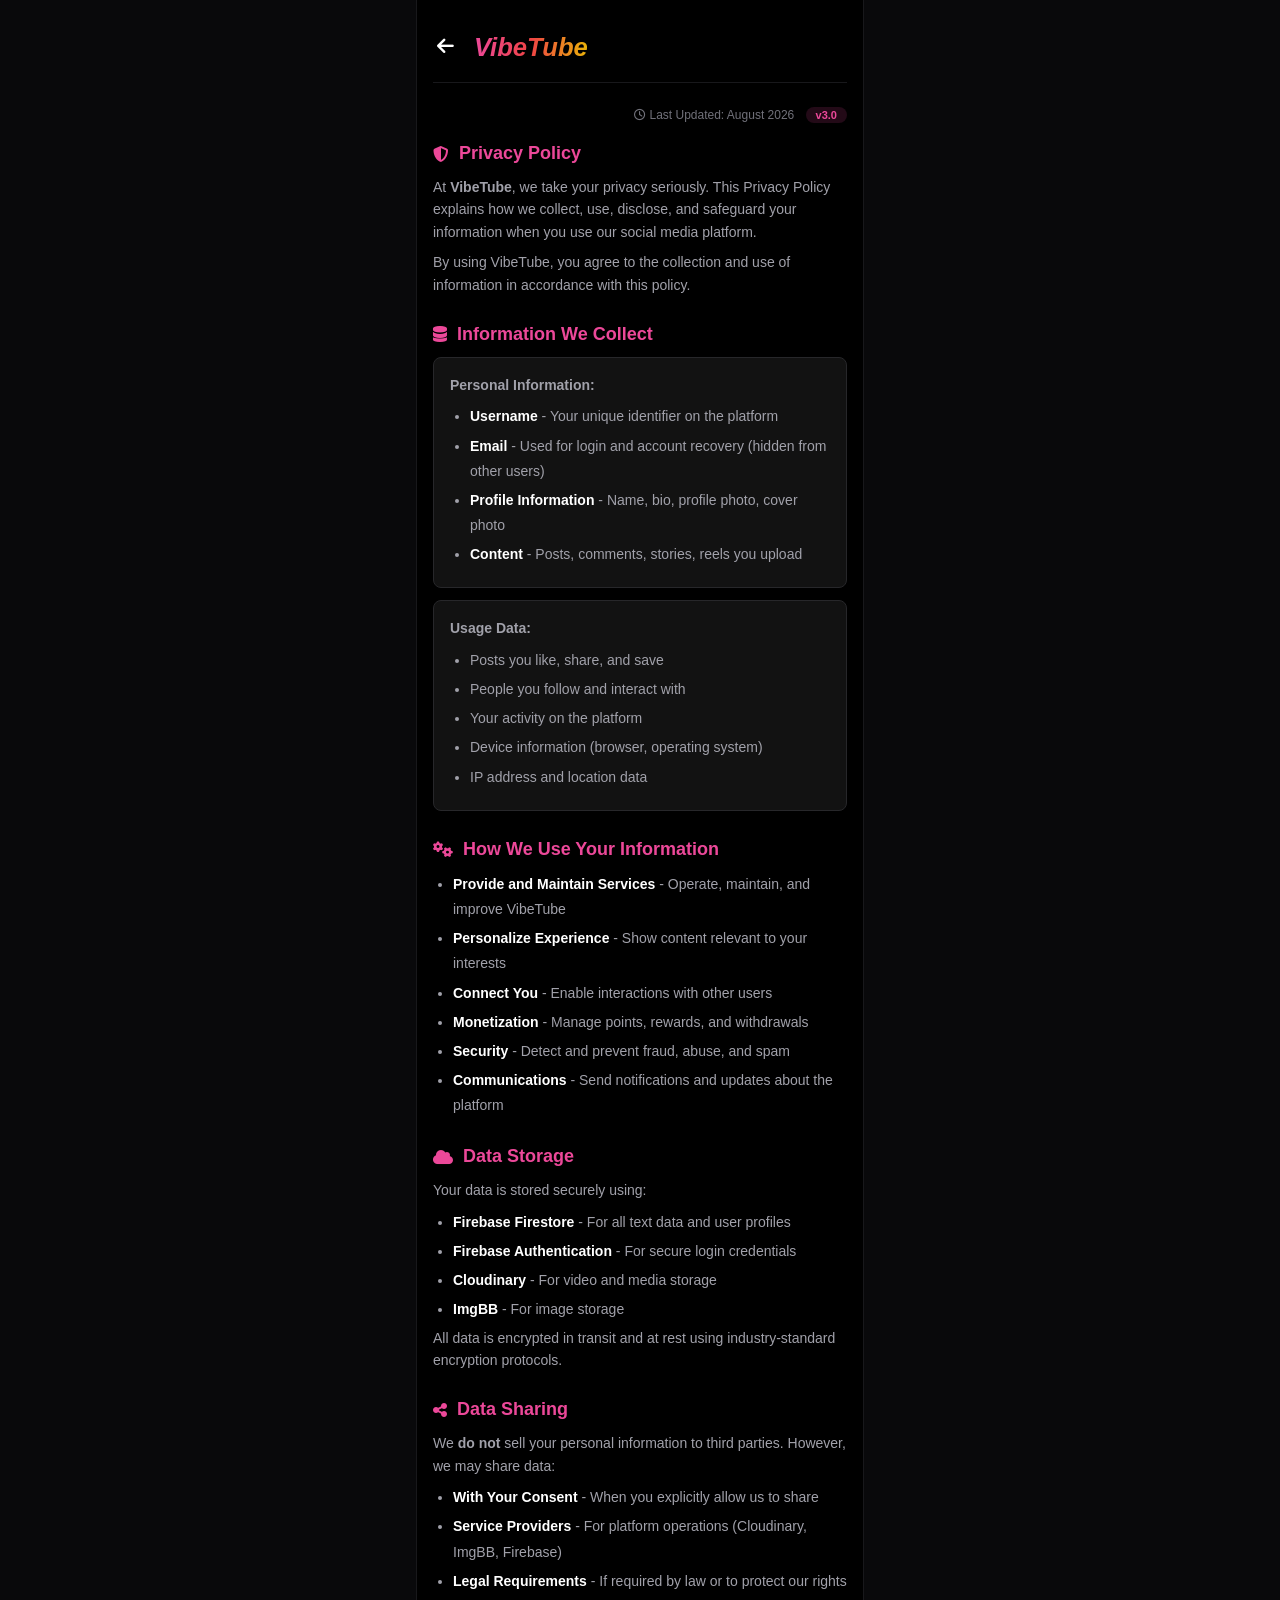
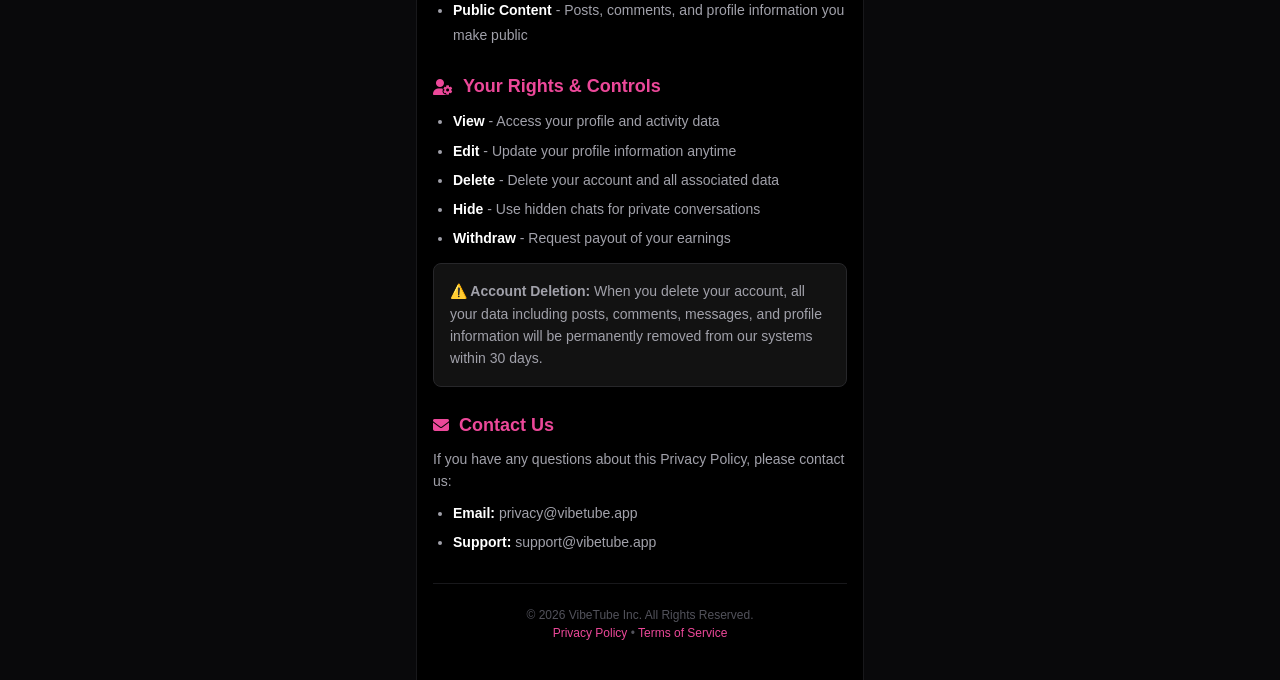
<file: deepseek_html_20260808_22e27f.html>
<!DOCTYPE html>
<html lang="en">
<head>
    <meta charset="UTF-8">
    <meta name="viewport" content="width=device-width, initial-scale=1.0">
    <title>Privacy Policy - VibeTube</title>
    <link rel="stylesheet" href="https://cdnjs.cloudflare.com/ajax/libs/font-awesome/6.5.2/css/all.min.css">
    <style>
        * { margin: 0; padding: 0; box-sizing: border-box; }
        body {
            background: #09090b;
            color: #ffffff;
            font-family: -apple-system, BlinkMacSystemFont, "Segoe UI", Roboto, sans-serif;
            display: flex;
            justify-content: center;
            min-height: 100vh;
        }
        .container {
            width: 100%;
            max-width: 448px;
            background: #000000;
            min-height: 100vh;
            padding: 20px 16px 40px;
            border-left: 1px solid #18181b;
            border-right: 1px solid #18181b;
        }
        .header {
            display: flex;
            align-items: center;
            padding: 12px 0 20px;
            gap: 16px;
            border-bottom: 1px solid #18181b;
            margin-bottom: 24px;
        }
        .header button {
            background: none;
            border: none;
            color: white;
            font-size: 1.2rem;
            cursor: pointer;
            padding: 4px;
        }
        .header h1 { font-size: 20px; font-weight: bold; }
        .logo {
            font-size: 1.6rem;
            font-style: italic;
            font-weight: bold;
            background: linear-gradient(to right, #ec4899, #ef4444, #eab308);
            -webkit-background-clip: text;
            -webkit-text-fill-color: transparent;
        }
        .last-updated {
            color: #71717a;
            font-size: 12px;
            text-align: right;
            margin-bottom: 20px;
        }
        .section { margin-bottom: 28px; }
        .section h2 {
            font-size: 18px;
            color: #ec4899;
            margin-bottom: 12px;
            display: flex;
            align-items: center;
            gap: 10px;
        }
        .section h2 i { font-size: 16px; }
        .section p {
            font-size: 14px;
            color: #a1a1aa;
            line-height: 1.6;
            margin-bottom: 8px;
        }
        .section ul {
            padding-left: 20px;
            color: #a1a1aa;
            font-size: 14px;
            line-height: 1.8;
        }
        .section ul li { margin-bottom: 4px; }
        .section ul li strong { color: #ffffff; }
        .highlight-box {
            background: #121212;
            border: 1px solid #27272a;
            border-radius: 8px;
            padding: 16px;
            margin: 12px 0;
        }
        .highlight-box p { margin: 0; }
        .footer {
            text-align: center;
            padding: 24px 0 0;
            border-top: 1px solid #18181b;
            margin-top: 20px;
            font-size: 12px;
            color: #52525b;
        }
        .footer a { color: #ec4899; text-decoration: none; }
        .badge {
            display: inline-block;
            background: rgba(236,72,153,0.15);
            color: #ec4899;
            padding: 2px 10px;
            border-radius: 12px;
            font-size: 11px;
            font-weight: 600;
        }
        .back-btn { background: none; border: none; color: white; font-size: 1.2rem; cursor: pointer; }
    </style>
</head>
<body>

<div class="container">
    <!-- Header -->
    <div class="header">
        <button class="back-btn" onclick="window.history.back()"><i class="fa-solid fa-arrow-left"></i></button>
        <h1><span class="logo">VibeTube</span></h1>
    </div>

    <div class="last-updated">
        <i class="fa-regular fa-clock"></i> Last Updated: August 2026
        <span class="badge" style="margin-left:8px;">v3.0</span>
    </div>

    <!-- Privacy Policy Content -->
    <div class="section">
        <h2><i class="fa-solid fa-shield-halved"></i> Privacy Policy</h2>
        <p>At <strong>VibeTube</strong>, we take your privacy seriously. This Privacy Policy explains how we collect, use, disclose, and safeguard your information when you use our social media platform.</p>
        <p>By using VibeTube, you agree to the collection and use of information in accordance with this policy.</p>
    </div>

    <div class="section">
        <h2><i class="fa-solid fa-database"></i> Information We Collect</h2>
        <div class="highlight-box">
            <p><strong>Personal Information:</strong></p>
            <ul style="margin-top:8px;">
                <li><strong>Username</strong> - Your unique identifier on the platform</li>
                <li><strong>Email</strong> - Used for login and account recovery (hidden from other users)</li>
                <li><strong>Profile Information</strong> - Name, bio, profile photo, cover photo</li>
                <li><strong>Content</strong> - Posts, comments, stories, reels you upload</li>
            </ul>
        </div>
        <div class="highlight-box">
            <p><strong>Usage Data:</strong></p>
            <ul style="margin-top:8px;">
                <li>Posts you like, share, and save</li>
                <li>People you follow and interact with</li>
                <li>Your activity on the platform</li>
                <li>Device information (browser, operating system)</li>
                <li>IP address and location data</li>
            </ul>
        </div>
    </div>

    <div class="section">
        <h2><i class="fa-solid fa-gears"></i> How We Use Your Information</h2>
        <ul>
            <li><strong>Provide and Maintain Services</strong> - Operate, maintain, and improve VibeTube</li>
            <li><strong>Personalize Experience</strong> - Show content relevant to your interests</li>
            <li><strong>Connect You</strong> - Enable interactions with other users</li>
            <li><strong>Monetization</strong> - Manage points, rewards, and withdrawals</li>
            <li><strong>Security</strong> - Detect and prevent fraud, abuse, and spam</li>
            <li><strong>Communications</strong> - Send notifications and updates about the platform</li>
        </ul>
    </div>

    <div class="section">
        <h2><i class="fa-solid fa-cloud"></i> Data Storage</h2>
        <p>Your data is stored securely using:</p>
        <ul>
            <li><strong>Firebase Firestore</strong> - For all text data and user profiles</li>
            <li><strong>Firebase Authentication</strong> - For secure login credentials</li>
            <li><strong>Cloudinary</strong> - For video and media storage</li>
            <li><strong>ImgBB</strong> - For image storage</li>
        </ul>
        <p>All data is encrypted in transit and at rest using industry-standard encryption protocols.</p>
    </div>

    <div class="section">
        <h2><i class="fa-solid fa-share-nodes"></i> Data Sharing</h2>
        <p>We <strong>do not</strong> sell your personal information to third parties. However, we may share data:</p>
        <ul>
            <li><strong>With Your Consent</strong> - When you explicitly allow us to share</li>
            <li><strong>Service Providers</strong> - For platform operations (Cloudinary, ImgBB, Firebase)</li>
            <li><strong>Legal Requirements</strong> - If required by law or to protect our rights</li>
            <li><strong>Public Content</strong> - Posts, comments, and profile information you make public</li>
        </ul>
    </div>

    <div class="section">
        <h2><i class="fa-solid fa-user-gear"></i> Your Rights & Controls</h2>
        <ul>
            <li><strong>View</strong> - Access your profile and activity data</li>
            <li><strong>Edit</strong> - Update your profile information anytime</li>
            <li><strong>Delete</strong> - Delete your account and all associated data</li>
            <li><strong>Hide</strong> - Use hidden chats for private conversations</li>
            <li><strong>Withdraw</strong> - Request payout of your earnings</li>
        </ul>
        <div class="highlight-box">
            <p><strong>⚠️ Account Deletion:</strong> When you delete your account, all your data including posts, comments, messages, and profile information will be permanently removed from our systems within 30 days.</p>
        </div>
    </div>

    <div class="section">
        <h2><i class="fa-solid fa-envelope"></i> Contact Us</h2>
        <p>If you have any questions about this Privacy Policy, please contact us:</p>
        <ul>
            <li><strong>Email:</strong> privacy@vibetube.app</li>
            <li><strong>Support:</strong> support@vibetube.app</li>
        </ul>
    </div>

    <div class="footer">
        <p>© 2026 VibeTube Inc. All Rights Reserved.</p>
        <p style="margin-top:4px;">
            <a href="privacy.html">Privacy Policy</a> • 
            <a href="terms.html">Terms of Service</a>
        </p>
    </div>

</div>

</body>
</html>
</file>
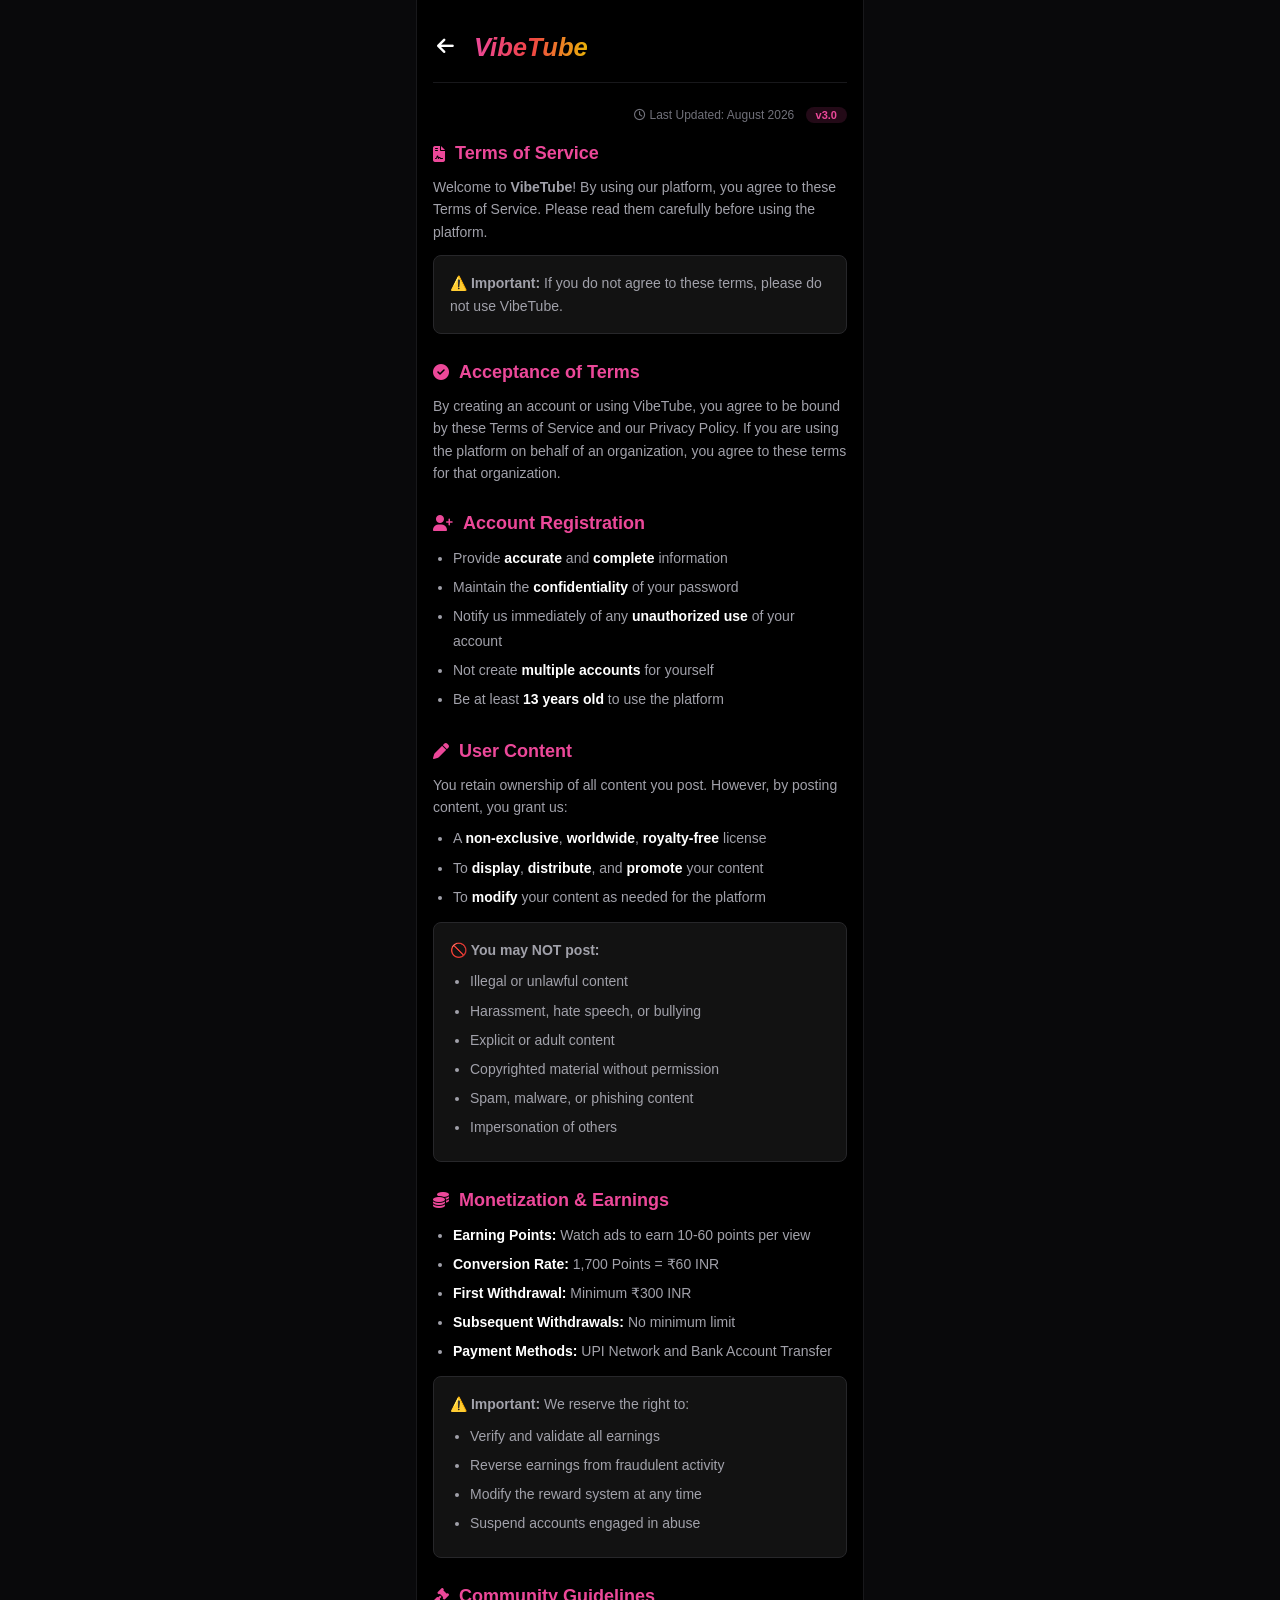
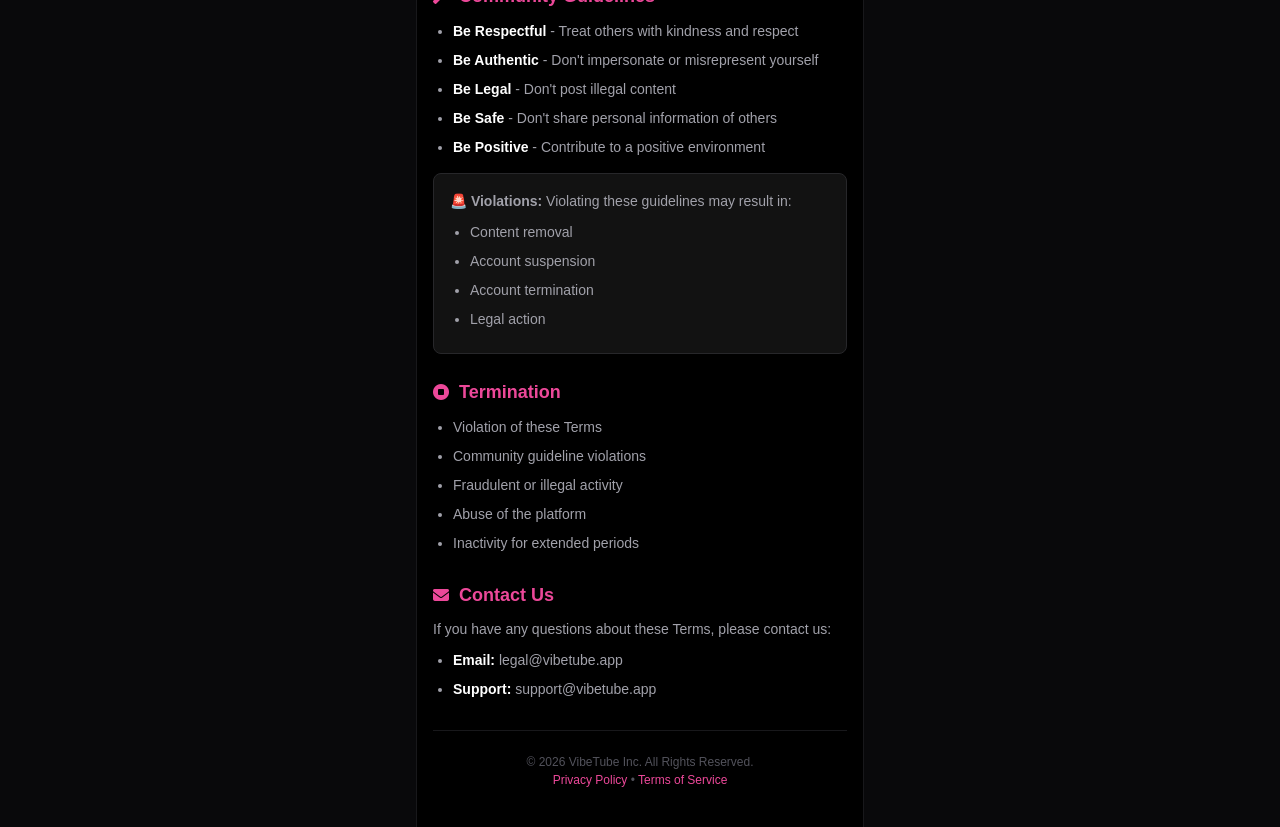
<file: deepseek_html_20260808_f2bc6c.html>
<!DOCTYPE html>
<html lang="en">
<head>
    <meta charset="UTF-8">
    <meta name="viewport" content="width=device-width, initial-scale=1.0">
    <title>Terms of Service - VibeTube</title>
    <link rel="stylesheet" href="https://cdnjs.cloudflare.com/ajax/libs/font-awesome/6.5.2/css/all.min.css">
    <style>
        * { margin: 0; padding: 0; box-sizing: border-box; }
        body {
            background: #09090b;
            color: #ffffff;
            font-family: -apple-system, BlinkMacSystemFont, "Segoe UI", Roboto, sans-serif;
            display: flex;
            justify-content: center;
            min-height: 100vh;
        }
        .container {
            width: 100%;
            max-width: 448px;
            background: #000000;
            min-height: 100vh;
            padding: 20px 16px 40px;
            border-left: 1px solid #18181b;
            border-right: 1px solid #18181b;
        }
        .header {
            display: flex;
            align-items: center;
            padding: 12px 0 20px;
            gap: 16px;
            border-bottom: 1px solid #18181b;
            margin-bottom: 24px;
        }
        .header button {
            background: none;
            border: none;
            color: white;
            font-size: 1.2rem;
            cursor: pointer;
            padding: 4px;
        }
        .header h1 { font-size: 20px; font-weight: bold; }
        .logo {
            font-size: 1.6rem;
            font-style: italic;
            font-weight: bold;
            background: linear-gradient(to right, #ec4899, #ef4444, #eab308);
            -webkit-background-clip: text;
            -webkit-text-fill-color: transparent;
        }
        .last-updated {
            color: #71717a;
            font-size: 12px;
            text-align: right;
            margin-bottom: 20px;
        }
        .section { margin-bottom: 28px; }
        .section h2 {
            font-size: 18px;
            color: #ec4899;
            margin-bottom: 12px;
            display: flex;
            align-items: center;
            gap: 10px;
        }
        .section h2 i { font-size: 16px; }
        .section p {
            font-size: 14px;
            color: #a1a1aa;
            line-height: 1.6;
            margin-bottom: 8px;
        }
        .section ul {
            padding-left: 20px;
            color: #a1a1aa;
            font-size: 14px;
            line-height: 1.8;
        }
        .section ul li { margin-bottom: 4px; }
        .section ul li strong { color: #ffffff; }
        .highlight-box {
            background: #121212;
            border: 1px solid #27272a;
            border-radius: 8px;
            padding: 16px;
            margin: 12px 0;
        }
        .highlight-box p { margin: 0; }
        .footer {
            text-align: center;
            padding: 24px 0 0;
            border-top: 1px solid #18181b;
            margin-top: 20px;
            font-size: 12px;
            color: #52525b;
        }
        .footer a { color: #ec4899; text-decoration: none; }
        .badge {
            display: inline-block;
            background: rgba(236,72,153,0.15);
            color: #ec4899;
            padding: 2px 10px;
            border-radius: 12px;
            font-size: 11px;
            font-weight: 600;
        }
        .back-btn { background: none; border: none; color: white; font-size: 1.2rem; cursor: pointer; }
    </style>
</head>
<body>

<div class="container">
    <!-- Header -->
    <div class="header">
        <button class="back-btn" onclick="window.history.back()"><i class="fa-solid fa-arrow-left"></i></button>
        <h1><span class="logo">VibeTube</span></h1>
    </div>

    <div class="last-updated">
        <i class="fa-regular fa-clock"></i> Last Updated: August 2026
        <span class="badge" style="margin-left:8px;">v3.0</span>
    </div>

    <!-- Terms Content -->
    <div class="section">
        <h2><i class="fa-solid fa-file-contract"></i> Terms of Service</h2>
        <p>Welcome to <strong>VibeTube</strong>! By using our platform, you agree to these Terms of Service. Please read them carefully before using the platform.</p>
        <div class="highlight-box">
            <p><strong>⚠️ Important:</strong> If you do not agree to these terms, please do not use VibeTube.</p>
        </div>
    </div>

    <div class="section">
        <h2><i class="fa-solid fa-check-circle"></i> Acceptance of Terms</h2>
        <p>By creating an account or using VibeTube, you agree to be bound by these Terms of Service and our Privacy Policy. If you are using the platform on behalf of an organization, you agree to these terms for that organization.</p>
    </div>

    <div class="section">
        <h2><i class="fa-solid fa-user-plus"></i> Account Registration</h2>
        <ul>
            <li>Provide <strong>accurate</strong> and <strong>complete</strong> information</li>
            <li>Maintain the <strong>confidentiality</strong> of your password</li>
            <li>Notify us immediately of any <strong>unauthorized use</strong> of your account</li>
            <li>Not create <strong>multiple accounts</strong> for yourself</li>
            <li>Be at least <strong>13 years old</strong> to use the platform</li>
        </ul>
    </div>

    <div class="section">
        <h2><i class="fa-solid fa-pen"></i> User Content</h2>
        <p>You retain ownership of all content you post. However, by posting content, you grant us:</p>
        <ul>
            <li>A <strong>non-exclusive</strong>, <strong>worldwide</strong>, <strong>royalty-free</strong> license</li>
            <li>To <strong>display</strong>, <strong>distribute</strong>, and <strong>promote</strong> your content</li>
            <li>To <strong>modify</strong> your content as needed for the platform</li>
        </ul>
        <div class="highlight-box">
            <p><strong>🚫 You may NOT post:</strong></p>
            <ul style="margin-top:8px;">
                <li>Illegal or unlawful content</li>
                <li>Harassment, hate speech, or bullying</li>
                <li>Explicit or adult content</li>
                <li>Copyrighted material without permission</li>
                <li>Spam, malware, or phishing content</li>
                <li>Impersonation of others</li>
            </ul>
        </div>
    </div>

    <div class="section">
        <h2><i class="fa-solid fa-coins"></i> Monetization & Earnings</h2>
        <ul>
            <li><strong>Earning Points:</strong> Watch ads to earn 10-60 points per view</li>
            <li><strong>Conversion Rate:</strong> 1,700 Points = ₹60 INR</li>
            <li><strong>First Withdrawal:</strong> Minimum ₹300 INR</li>
            <li><strong>Subsequent Withdrawals:</strong> No minimum limit</li>
            <li><strong>Payment Methods:</strong> UPI Network and Bank Account Transfer</li>
        </ul>
        <div class="highlight-box">
            <p><strong>⚠️ Important:</strong> We reserve the right to:</p>
            <ul style="margin-top:8px;">
                <li>Verify and validate all earnings</li>
                <li>Reverse earnings from fraudulent activity</li>
                <li>Modify the reward system at any time</li>
                <li>Suspend accounts engaged in abuse</li>
            </ul>
        </div>
    </div>

    <div class="section">
        <h2><i class="fa-solid fa-gavel"></i> Community Guidelines</h2>
        <ul>
            <li><strong>Be Respectful</strong> - Treat others with kindness and respect</li>
            <li><strong>Be Authentic</strong> - Don't impersonate or misrepresent yourself</li>
            <li><strong>Be Legal</strong> - Don't post illegal content</li>
            <li><strong>Be Safe</strong> - Don't share personal information of others</li>
            <li><strong>Be Positive</strong> - Contribute to a positive environment</li>
        </ul>
        <div class="highlight-box">
            <p><strong>🚨 Violations:</strong> Violating these guidelines may result in:</p>
            <ul style="margin-top:8px;">
                <li>Content removal</li>
                <li>Account suspension</li>
                <li>Account termination</li>
                <li>Legal action</li>
            </ul>
        </div>
    </div>

    <div class="section">
        <h2><i class="fa-solid fa-circle-stop"></i> Termination</h2>
        <ul>
            <li>Violation of these Terms</li>
            <li>Community guideline violations</li>
            <li>Fraudulent or illegal activity</li>
            <li>Abuse of the platform</li>
            <li>Inactivity for extended periods</li>
        </ul>
    </div>

    <div class="section">
        <h2><i class="fa-solid fa-envelope"></i> Contact Us</h2>
        <p>If you have any questions about these Terms, please contact us:</p>
        <ul>
            <li><strong>Email:</strong> legal@vibetube.app</li>
            <li><strong>Support:</strong> support@vibetube.app</li>
        </ul>
    </div>

    <div class="footer">
        <p>© 2026 VibeTube Inc. All Rights Reserved.</p>
        <p style="margin-top:4px;">
            <a href="privacy.html">Privacy Policy</a> • 
            <a href="terms.html">Terms of Service</a>
        </p>
    </div>

</div>

</body>
</html>
</file>
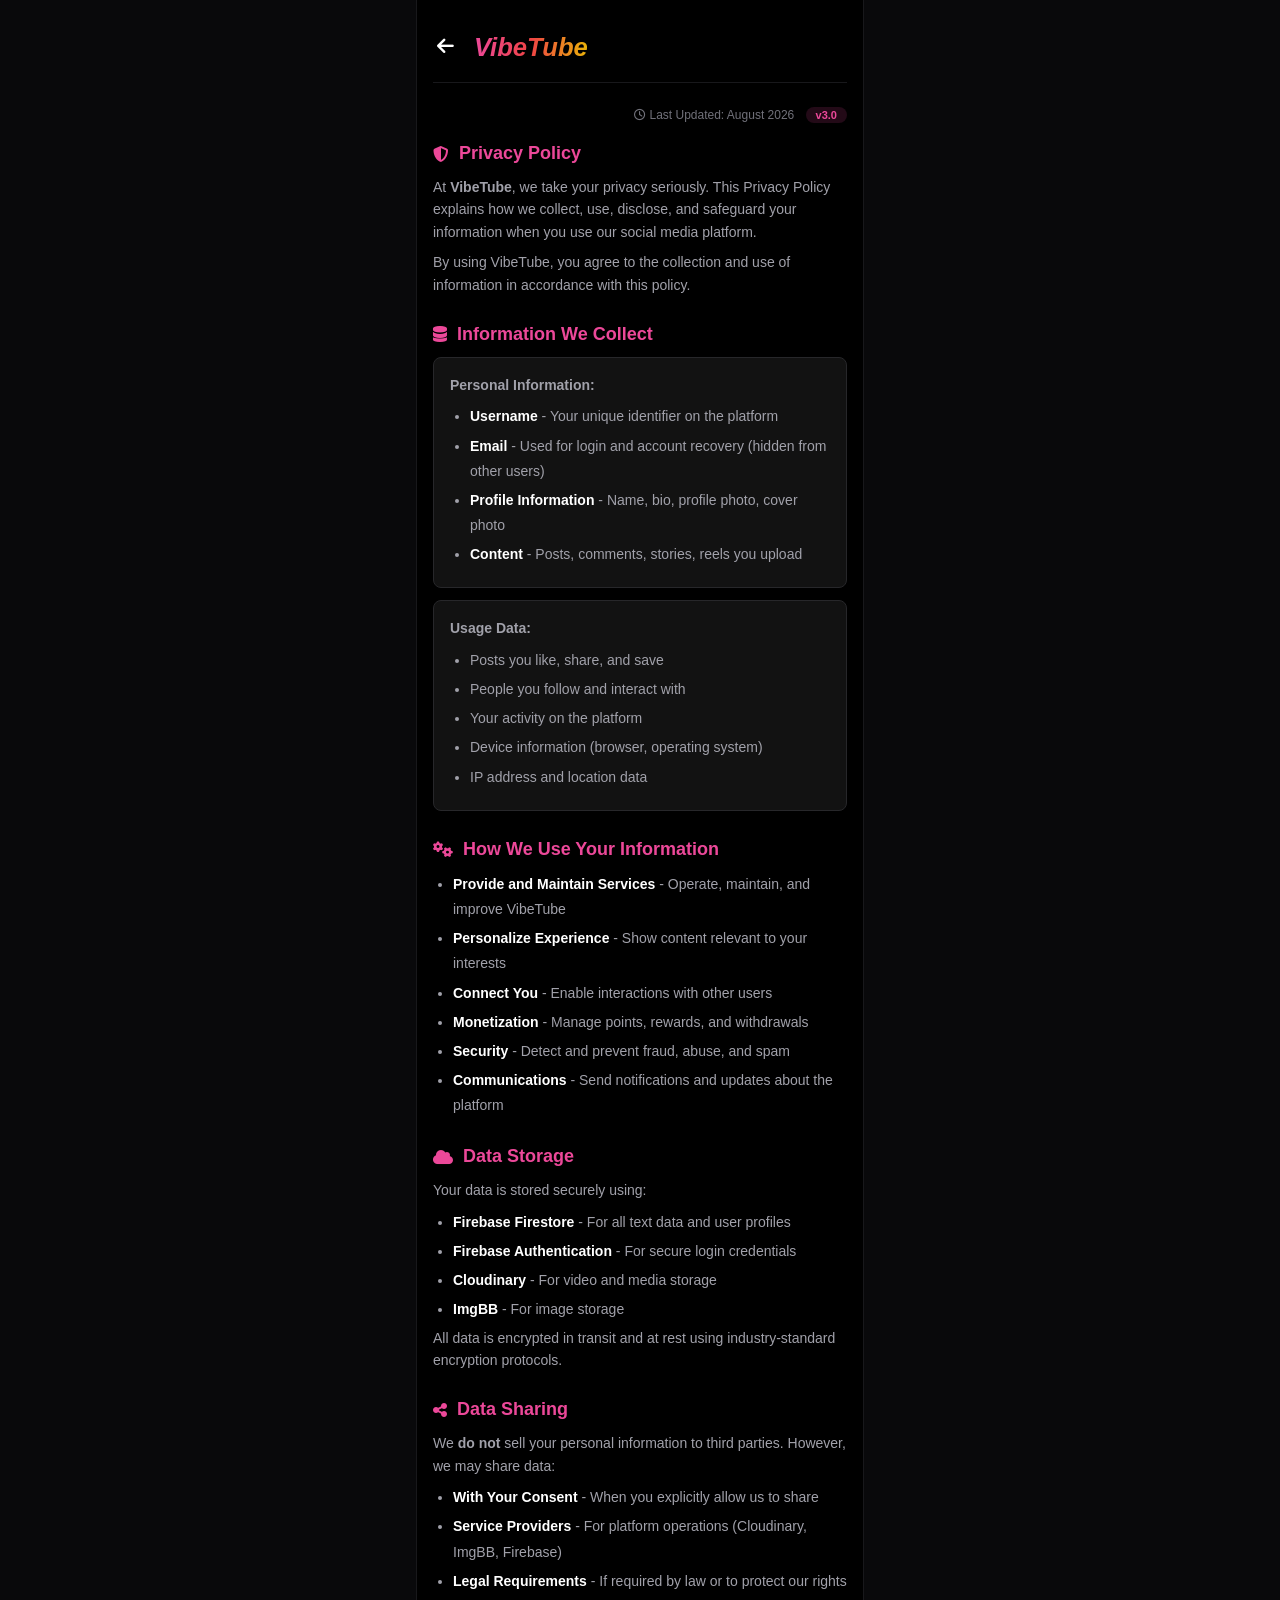
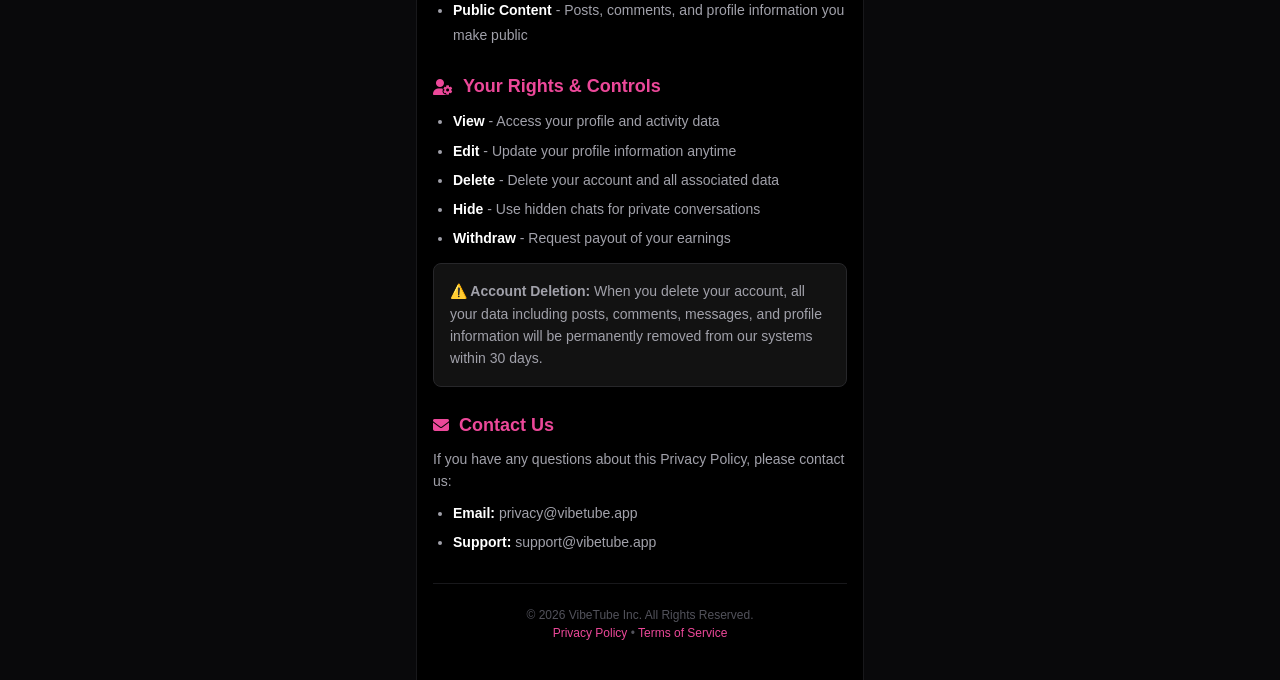
<file: privacy.html>
<!DOCTYPE html>
<html lang="en">
<head>
    <meta charset="UTF-8">
    <meta name="viewport" content="width=device-width, initial-scale=1.0">
    <title>Privacy Policy - VibeTube</title>
    <link rel="stylesheet" href="https://cdnjs.cloudflare.com/ajax/libs/font-awesome/6.5.2/css/all.min.css">
    <style>
        * { margin: 0; padding: 0; box-sizing: border-box; }
        body {
            background: #09090b;
            color: #ffffff;
            font-family: -apple-system, BlinkMacSystemFont, "Segoe UI", Roboto, sans-serif;
            display: flex;
            justify-content: center;
            min-height: 100vh;
        }
        .container {
            width: 100%;
            max-width: 448px;
            background: #000000;
            min-height: 100vh;
            padding: 20px 16px 40px;
            border-left: 1px solid #18181b;
            border-right: 1px solid #18181b;
        }
        .header {
            display: flex;
            align-items: center;
            padding: 12px 0 20px;
            gap: 16px;
            border-bottom: 1px solid #18181b;
            margin-bottom: 24px;
        }
        .header button {
            background: none;
            border: none;
            color: white;
            font-size: 1.2rem;
            cursor: pointer;
            padding: 4px;
        }
        .header h1 { font-size: 20px; font-weight: bold; }
        .logo {
            font-size: 1.6rem;
            font-style: italic;
            font-weight: bold;
            background: linear-gradient(to right, #ec4899, #ef4444, #eab308);
            -webkit-background-clip: text;
            -webkit-text-fill-color: transparent;
        }
        .last-updated {
            color: #71717a;
            font-size: 12px;
            text-align: right;
            margin-bottom: 20px;
        }
        .section { margin-bottom: 28px; }
        .section h2 {
            font-size: 18px;
            color: #ec4899;
            margin-bottom: 12px;
            display: flex;
            align-items: center;
            gap: 10px;
        }
        .section h2 i { font-size: 16px; }
        .section p {
            font-size: 14px;
            color: #a1a1aa;
            line-height: 1.6;
            margin-bottom: 8px;
        }
        .section ul {
            padding-left: 20px;
            color: #a1a1aa;
            font-size: 14px;
            line-height: 1.8;
        }
        .section ul li { margin-bottom: 4px; }
        .section ul li strong { color: #ffffff; }
        .highlight-box {
            background: #121212;
            border: 1px solid #27272a;
            border-radius: 8px;
            padding: 16px;
            margin: 12px 0;
        }
        .highlight-box p { margin: 0; }
        .footer {
            text-align: center;
            padding: 24px 0 0;
            border-top: 1px solid #18181b;
            margin-top: 20px;
            font-size: 12px;
            color: #52525b;
        }
        .footer a { color: #ec4899; text-decoration: none; }
        .badge {
            display: inline-block;
            background: rgba(236,72,153,0.15);
            color: #ec4899;
            padding: 2px 10px;
            border-radius: 12px;
            font-size: 11px;
            font-weight: 600;
        }
        .back-btn { background: none; border: none; color: white; font-size: 1.2rem; cursor: pointer; }
    </style>
</head>
<body>

<div class="container">
    <!-- Header -->
    <div class="header">
        <button class="back-btn" onclick="window.history.back()"><i class="fa-solid fa-arrow-left"></i></button>
        <h1><span class="logo">VibeTube</span></h1>
    </div>

    <div class="last-updated">
        <i class="fa-regular fa-clock"></i> Last Updated: August 2026
        <span class="badge" style="margin-left:8px;">v3.0</span>
    </div>

    <!-- Privacy Policy Content -->
    <div class="section">
        <h2><i class="fa-solid fa-shield-halved"></i> Privacy Policy</h2>
        <p>At <strong>VibeTube</strong>, we take your privacy seriously. This Privacy Policy explains how we collect, use, disclose, and safeguard your information when you use our social media platform.</p>
        <p>By using VibeTube, you agree to the collection and use of information in accordance with this policy.</p>
    </div>

    <div class="section">
        <h2><i class="fa-solid fa-database"></i> Information We Collect</h2>
        <div class="highlight-box">
            <p><strong>Personal Information:</strong></p>
            <ul style="margin-top:8px;">
                <li><strong>Username</strong> - Your unique identifier on the platform</li>
                <li><strong>Email</strong> - Used for login and account recovery (hidden from other users)</li>
                <li><strong>Profile Information</strong> - Name, bio, profile photo, cover photo</li>
                <li><strong>Content</strong> - Posts, comments, stories, reels you upload</li>
            </ul>
        </div>
        <div class="highlight-box">
            <p><strong>Usage Data:</strong></p>
            <ul style="margin-top:8px;">
                <li>Posts you like, share, and save</li>
                <li>People you follow and interact with</li>
                <li>Your activity on the platform</li>
                <li>Device information (browser, operating system)</li>
                <li>IP address and location data</li>
            </ul>
        </div>
    </div>

    <div class="section">
        <h2><i class="fa-solid fa-gears"></i> How We Use Your Information</h2>
        <ul>
            <li><strong>Provide and Maintain Services</strong> - Operate, maintain, and improve VibeTube</li>
            <li><strong>Personalize Experience</strong> - Show content relevant to your interests</li>
            <li><strong>Connect You</strong> - Enable interactions with other users</li>
            <li><strong>Monetization</strong> - Manage points, rewards, and withdrawals</li>
            <li><strong>Security</strong> - Detect and prevent fraud, abuse, and spam</li>
            <li><strong>Communications</strong> - Send notifications and updates about the platform</li>
        </ul>
    </div>

    <div class="section">
        <h2><i class="fa-solid fa-cloud"></i> Data Storage</h2>
        <p>Your data is stored securely using:</p>
        <ul>
            <li><strong>Firebase Firestore</strong> - For all text data and user profiles</li>
            <li><strong>Firebase Authentication</strong> - For secure login credentials</li>
            <li><strong>Cloudinary</strong> - For video and media storage</li>
            <li><strong>ImgBB</strong> - For image storage</li>
        </ul>
        <p>All data is encrypted in transit and at rest using industry-standard encryption protocols.</p>
    </div>

    <div class="section">
        <h2><i class="fa-solid fa-share-nodes"></i> Data Sharing</h2>
        <p>We <strong>do not</strong> sell your personal information to third parties. However, we may share data:</p>
        <ul>
            <li><strong>With Your Consent</strong> - When you explicitly allow us to share</li>
            <li><strong>Service Providers</strong> - For platform operations (Cloudinary, ImgBB, Firebase)</li>
            <li><strong>Legal Requirements</strong> - If required by law or to protect our rights</li>
            <li><strong>Public Content</strong> - Posts, comments, and profile information you make public</li>
        </ul>
    </div>

    <div class="section">
        <h2><i class="fa-solid fa-user-gear"></i> Your Rights & Controls</h2>
        <ul>
            <li><strong>View</strong> - Access your profile and activity data</li>
            <li><strong>Edit</strong> - Update your profile information anytime</li>
            <li><strong>Delete</strong> - Delete your account and all associated data</li>
            <li><strong>Hide</strong> - Use hidden chats for private conversations</li>
            <li><strong>Withdraw</strong> - Request payout of your earnings</li>
        </ul>
        <div class="highlight-box">
            <p><strong>⚠️ Account Deletion:</strong> When you delete your account, all your data including posts, comments, messages, and profile information will be permanently removed from our systems within 30 days.</p>
        </div>
    </div>

    <div class="section">
        <h2><i class="fa-solid fa-envelope"></i> Contact Us</h2>
        <p>If you have any questions about this Privacy Policy, please contact us:</p>
        <ul>
            <li><strong>Email:</strong> privacy@vibetube.app</li>
            <li><strong>Support:</strong> support@vibetube.app</li>
        </ul>
    </div>

    <div class="footer">
        <p>© 2026 VibeTube Inc. All Rights Reserved.</p>
        <p style="margin-top:4px;">
            <a href="privacy.html">Privacy Policy</a> • 
            <a href="terms.html">Terms of Service</a>
        </p>
    </div>

</div>

</body>
</html>
</file>
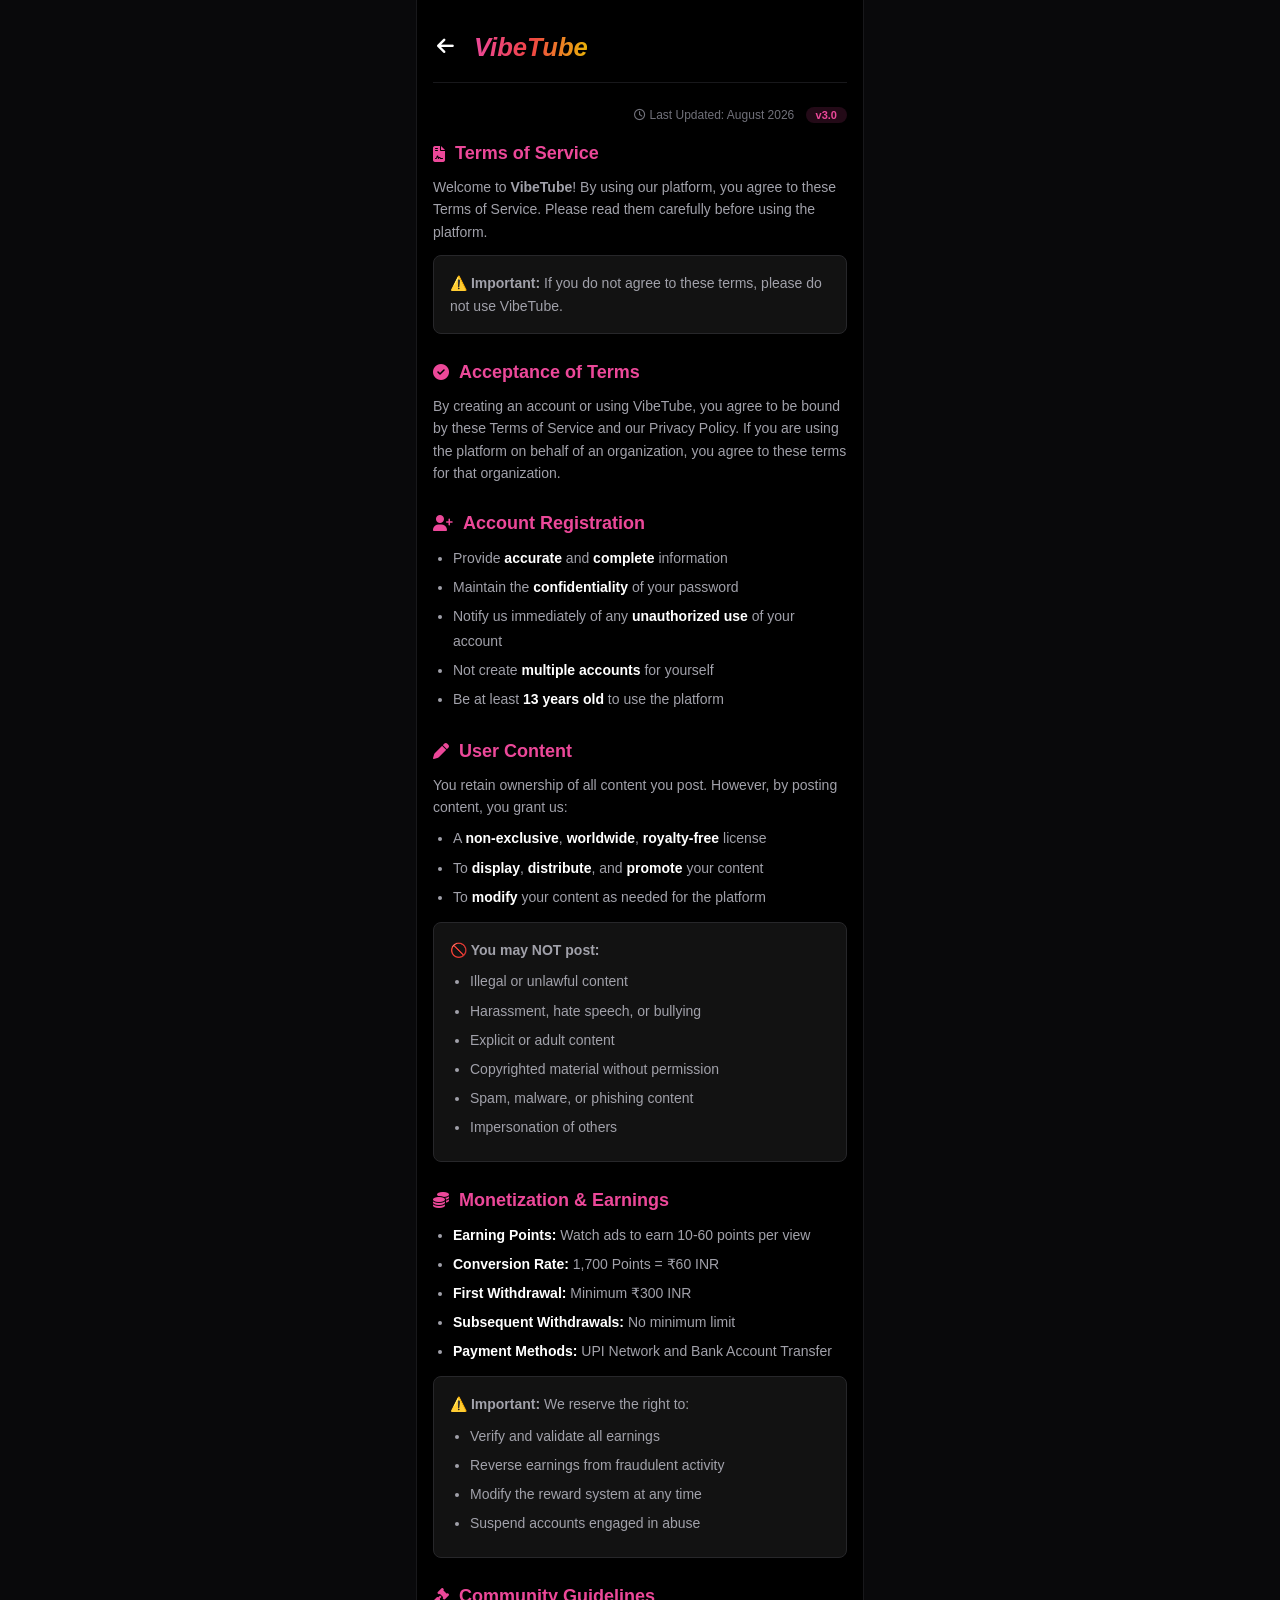
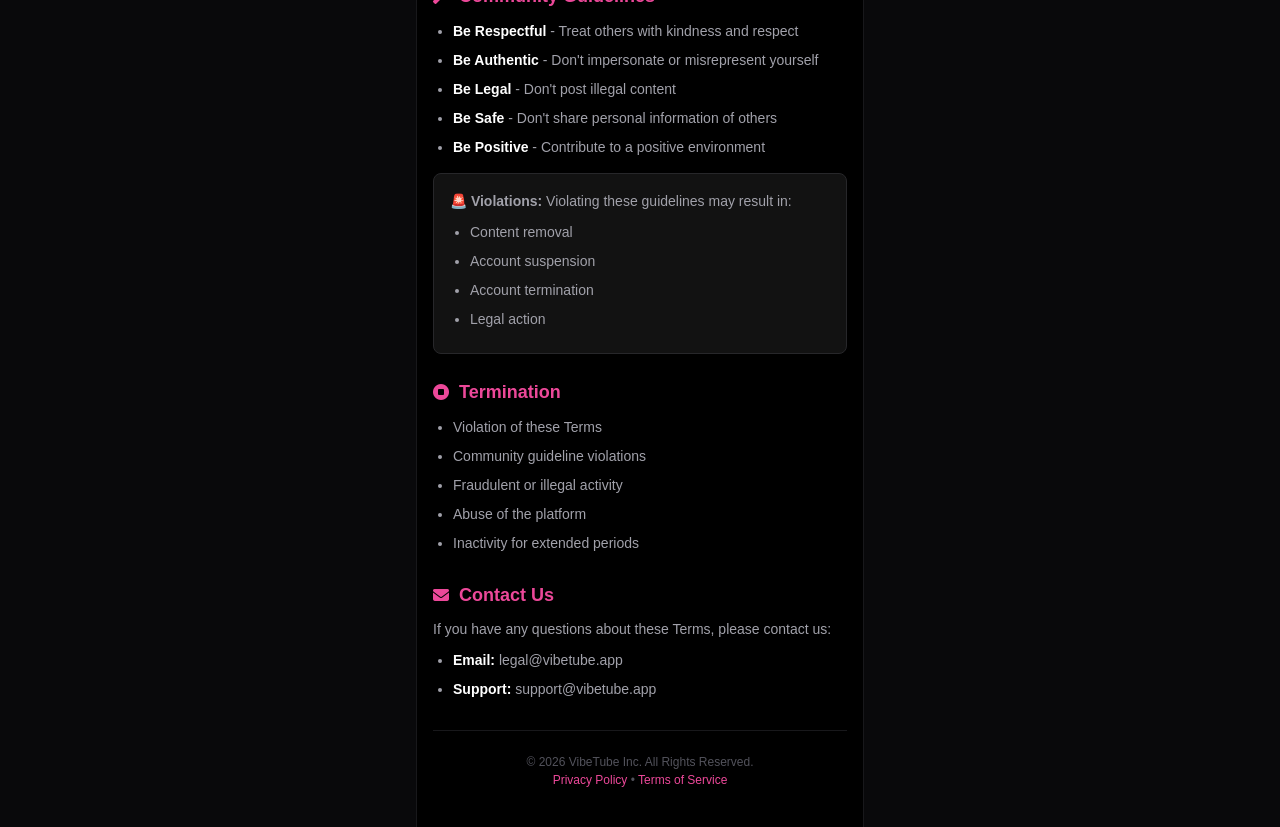
<file: terms.html>
<!DOCTYPE html>
<html lang="en">
<head>
    <meta charset="UTF-8">
    <meta name="viewport" content="width=device-width, initial-scale=1.0">
    <title>Terms of Service - VibeTube</title>
    <link rel="stylesheet" href="https://cdnjs.cloudflare.com/ajax/libs/font-awesome/6.5.2/css/all.min.css">
    <style>
        * { margin: 0; padding: 0; box-sizing: border-box; }
        body {
            background: #09090b;
            color: #ffffff;
            font-family: -apple-system, BlinkMacSystemFont, "Segoe UI", Roboto, sans-serif;
            display: flex;
            justify-content: center;
            min-height: 100vh;
        }
        .container {
            width: 100%;
            max-width: 448px;
            background: #000000;
            min-height: 100vh;
            padding: 20px 16px 40px;
            border-left: 1px solid #18181b;
            border-right: 1px solid #18181b;
        }
        .header {
            display: flex;
            align-items: center;
            padding: 12px 0 20px;
            gap: 16px;
            border-bottom: 1px solid #18181b;
            margin-bottom: 24px;
        }
        .header button {
            background: none;
            border: none;
            color: white;
            font-size: 1.2rem;
            cursor: pointer;
            padding: 4px;
        }
        .header h1 { font-size: 20px; font-weight: bold; }
        .logo {
            font-size: 1.6rem;
            font-style: italic;
            font-weight: bold;
            background: linear-gradient(to right, #ec4899, #ef4444, #eab308);
            -webkit-background-clip: text;
            -webkit-text-fill-color: transparent;
        }
        .last-updated {
            color: #71717a;
            font-size: 12px;
            text-align: right;
            margin-bottom: 20px;
        }
        .section { margin-bottom: 28px; }
        .section h2 {
            font-size: 18px;
            color: #ec4899;
            margin-bottom: 12px;
            display: flex;
            align-items: center;
            gap: 10px;
        }
        .section h2 i { font-size: 16px; }
        .section p {
            font-size: 14px;
            color: #a1a1aa;
            line-height: 1.6;
            margin-bottom: 8px;
        }
        .section ul {
            padding-left: 20px;
            color: #a1a1aa;
            font-size: 14px;
            line-height: 1.8;
        }
        .section ul li { margin-bottom: 4px; }
        .section ul li strong { color: #ffffff; }
        .highlight-box {
            background: #121212;
            border: 1px solid #27272a;
            border-radius: 8px;
            padding: 16px;
            margin: 12px 0;
        }
        .highlight-box p { margin: 0; }
        .footer {
            text-align: center;
            padding: 24px 0 0;
            border-top: 1px solid #18181b;
            margin-top: 20px;
            font-size: 12px;
            color: #52525b;
        }
        .footer a { color: #ec4899; text-decoration: none; }
        .badge {
            display: inline-block;
            background: rgba(236,72,153,0.15);
            color: #ec4899;
            padding: 2px 10px;
            border-radius: 12px;
            font-size: 11px;
            font-weight: 600;
        }
        .back-btn { background: none; border: none; color: white; font-size: 1.2rem; cursor: pointer; }
    </style>
</head>
<body>

<div class="container">
    <!-- Header -->
    <div class="header">
        <button class="back-btn" onclick="window.history.back()"><i class="fa-solid fa-arrow-left"></i></button>
        <h1><span class="logo">VibeTube</span></h1>
    </div>

    <div class="last-updated">
        <i class="fa-regular fa-clock"></i> Last Updated: August 2026
        <span class="badge" style="margin-left:8px;">v3.0</span>
    </div>

    <!-- Terms Content -->
    <div class="section">
        <h2><i class="fa-solid fa-file-contract"></i> Terms of Service</h2>
        <p>Welcome to <strong>VibeTube</strong>! By using our platform, you agree to these Terms of Service. Please read them carefully before using the platform.</p>
        <div class="highlight-box">
            <p><strong>⚠️ Important:</strong> If you do not agree to these terms, please do not use VibeTube.</p>
        </div>
    </div>

    <div class="section">
        <h2><i class="fa-solid fa-check-circle"></i> Acceptance of Terms</h2>
        <p>By creating an account or using VibeTube, you agree to be bound by these Terms of Service and our Privacy Policy. If you are using the platform on behalf of an organization, you agree to these terms for that organization.</p>
    </div>

    <div class="section">
        <h2><i class="fa-solid fa-user-plus"></i> Account Registration</h2>
        <ul>
            <li>Provide <strong>accurate</strong> and <strong>complete</strong> information</li>
            <li>Maintain the <strong>confidentiality</strong> of your password</li>
            <li>Notify us immediately of any <strong>unauthorized use</strong> of your account</li>
            <li>Not create <strong>multiple accounts</strong> for yourself</li>
            <li>Be at least <strong>13 years old</strong> to use the platform</li>
        </ul>
    </div>

    <div class="section">
        <h2><i class="fa-solid fa-pen"></i> User Content</h2>
        <p>You retain ownership of all content you post. However, by posting content, you grant us:</p>
        <ul>
            <li>A <strong>non-exclusive</strong>, <strong>worldwide</strong>, <strong>royalty-free</strong> license</li>
            <li>To <strong>display</strong>, <strong>distribute</strong>, and <strong>promote</strong> your content</li>
            <li>To <strong>modify</strong> your content as needed for the platform</li>
        </ul>
        <div class="highlight-box">
            <p><strong>🚫 You may NOT post:</strong></p>
            <ul style="margin-top:8px;">
                <li>Illegal or unlawful content</li>
                <li>Harassment, hate speech, or bullying</li>
                <li>Explicit or adult content</li>
                <li>Copyrighted material without permission</li>
                <li>Spam, malware, or phishing content</li>
                <li>Impersonation of others</li>
            </ul>
        </div>
    </div>

    <div class="section">
        <h2><i class="fa-solid fa-coins"></i> Monetization & Earnings</h2>
        <ul>
            <li><strong>Earning Points:</strong> Watch ads to earn 10-60 points per view</li>
            <li><strong>Conversion Rate:</strong> 1,700 Points = ₹60 INR</li>
            <li><strong>First Withdrawal:</strong> Minimum ₹300 INR</li>
            <li><strong>Subsequent Withdrawals:</strong> No minimum limit</li>
            <li><strong>Payment Methods:</strong> UPI Network and Bank Account Transfer</li>
        </ul>
        <div class="highlight-box">
            <p><strong>⚠️ Important:</strong> We reserve the right to:</p>
            <ul style="margin-top:8px;">
                <li>Verify and validate all earnings</li>
                <li>Reverse earnings from fraudulent activity</li>
                <li>Modify the reward system at any time</li>
                <li>Suspend accounts engaged in abuse</li>
            </ul>
        </div>
    </div>

    <div class="section">
        <h2><i class="fa-solid fa-gavel"></i> Community Guidelines</h2>
        <ul>
            <li><strong>Be Respectful</strong> - Treat others with kindness and respect</li>
            <li><strong>Be Authentic</strong> - Don't impersonate or misrepresent yourself</li>
            <li><strong>Be Legal</strong> - Don't post illegal content</li>
            <li><strong>Be Safe</strong> - Don't share personal information of others</li>
            <li><strong>Be Positive</strong> - Contribute to a positive environment</li>
        </ul>
        <div class="highlight-box">
            <p><strong>🚨 Violations:</strong> Violating these guidelines may result in:</p>
            <ul style="margin-top:8px;">
                <li>Content removal</li>
                <li>Account suspension</li>
                <li>Account termination</li>
                <li>Legal action</li>
            </ul>
        </div>
    </div>

    <div class="section">
        <h2><i class="fa-solid fa-circle-stop"></i> Termination</h2>
        <ul>
            <li>Violation of these Terms</li>
            <li>Community guideline violations</li>
            <li>Fraudulent or illegal activity</li>
            <li>Abuse of the platform</li>
            <li>Inactivity for extended periods</li>
        </ul>
    </div>

    <div class="section">
        <h2><i class="fa-solid fa-envelope"></i> Contact Us</h2>
        <p>If you have any questions about these Terms, please contact us:</p>
        <ul>
            <li><strong>Email:</strong> legal@vibetube.app</li>
            <li><strong>Support:</strong> support@vibetube.app</li>
        </ul>
    </div>

    <div class="footer">
        <p>© 2026 VibeTube Inc. All Rights Reserved.</p>
        <p style="margin-top:4px;">
            <a href="privacy.html">Privacy Policy</a> • 
            <a href="terms.html">Terms of Service</a>
        </p>
    </div>

</div>

</body>
</html>
</file>
